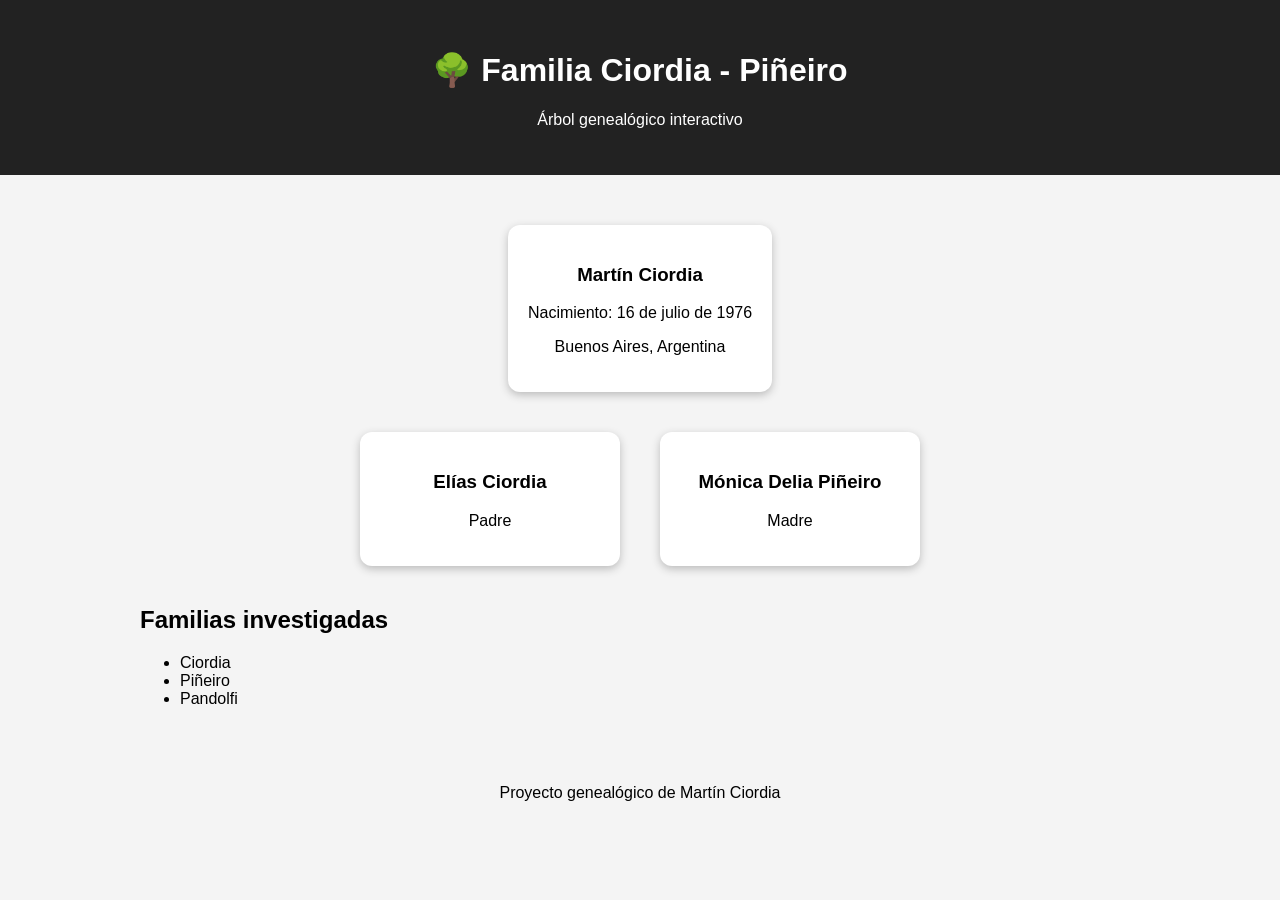
<file: index.html>
<!DOCTYPE html>

<html lang="es">

<head>

<meta charset="UTF-8">

<title>
Árbol Genealógico Ciordia
</title>

<link rel="stylesheet" href="style.css">

</head>


<body>


<header>

<h1>
🌳 Familia Ciordia - Piñeiro
</h1>

<p>
Árbol genealógico interactivo
</p>

</header>



<main>

<div id="arbol"></div>


<section>

<h2>
Familias investigadas
</h2>


<ul>

<li>Ciordia</li>
<li>Piñeiro</li>
<li>Pandolfi</li>

</ul>

</section>


</main>



<footer>

Proyecto genealógico de Martín Ciordia

</footer>



<script src="datos.js"></script>

<script src="arbol.js"></script>


</body>

</html>
</file>
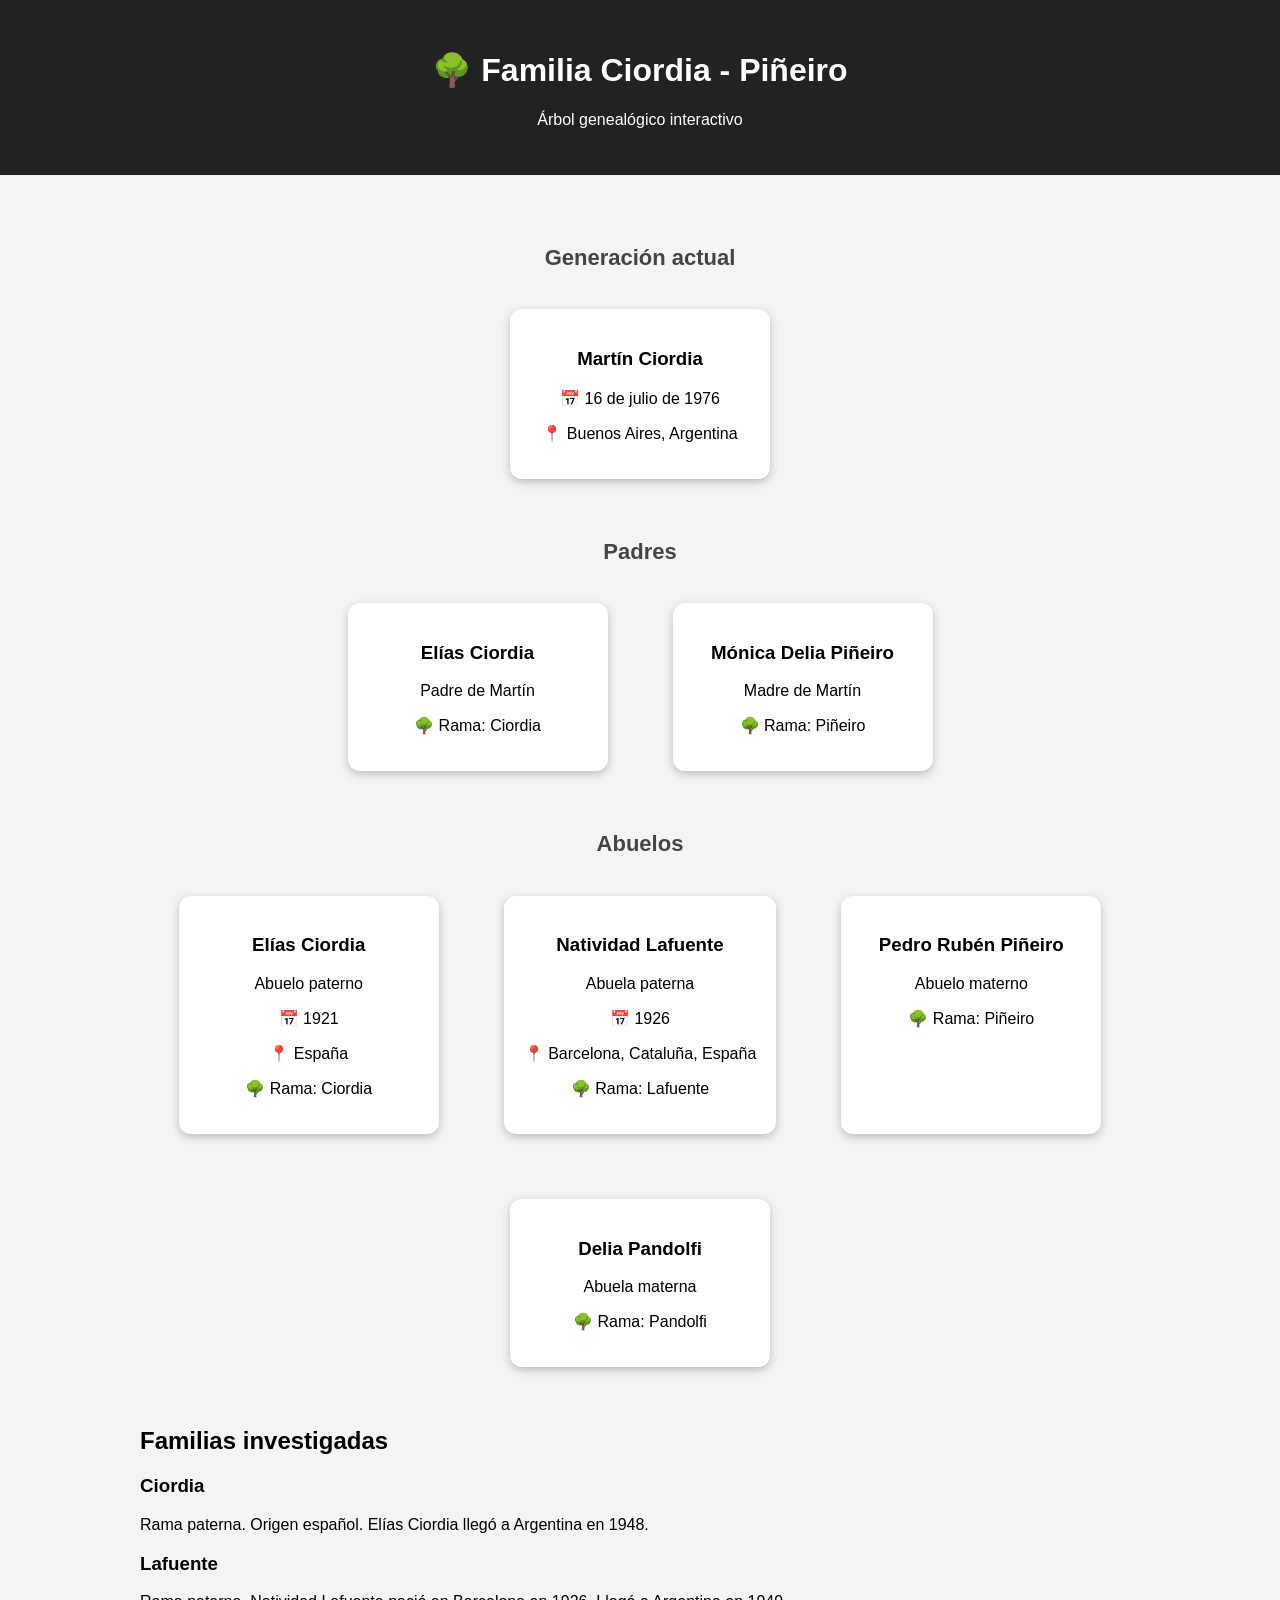
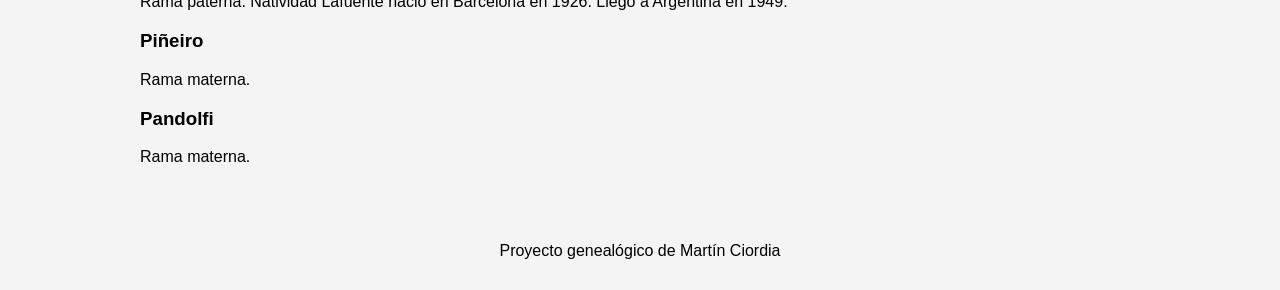
<file: docs/index.html>
<!DOCTYPE html>

<html lang="es">

<head>

<meta charset="UTF-8">

<title>
Árbol Genealógico Ciordia
</title>

<link rel="stylesheet" href="style.css">

</head>


<body>


<header>

<h1>
🌳 Familia Ciordia - Piñeiro
</h1>

<p>
Árbol genealógico interactivo
</p>

</header>



<main>

<div id="arbol"></div>


<section>

<h2>
Familias investigadas
</h2>

<div class="familias">

<div>
<h3>Ciordia</h3>
<p>
Rama paterna. Origen español. 
Elías Ciordia llegó a Argentina en 1948.
</p>
</div>


<div>
<h3>Lafuente</h3>
<p>
Rama paterna. Natividad Lafuente nació en Barcelona en 1926.
Llegó a Argentina en 1949.
</p>
</div>


<div>
<h3>Piñeiro</h3>
<p>
Rama materna.
</p>
</div>


<div>
<h3>Pandolfi</h3>
<p>
Rama materna.
</p>
</div>

</div>

</section>


</main>



<footer>

Proyecto genealógico de Martín Ciordia

</footer>



<script src="datos.js"></script>

<script src="ficha.js"></script>

<script src="arbol.js"></script>


</body>

</html>
</file>
<file: style.css>
body{

font-family:Arial;
background:#f4f4f4;
margin:0;

}


header{

background:#222;
color:white;
text-align:center;
padding:30px;

}


main{

max-width:1000px;
margin:auto;
padding:30px;

}


#arbol{

text-align:center;

}


.persona{

display:inline-block;
background:white;
margin:20px;
padding:20px;
min-width:220px;
border-radius:12px;
cursor:pointer;
box-shadow:0 3px 8px #bbb;

}


.persona:hover{

transform:scale(1.05);

}


.ramas{

display:flex;
justify-content:center;
flex-wrap:wrap;

}


footer{

text-align:center;
padding:30px;

}
</file>
<file: docs/style.css>
body{

font-family:Arial;
background:#f4f4f4;
margin:0;

}


header{

background:#222;
color:white;
text-align:center;
padding:30px;

}


main{

max-width:1000px;
margin:auto;
padding:30px;

}


#arbol{

text-align:center;

}


.persona{

display:inline-block;
background:white;
margin:20px;
padding:20px;
min-width:220px;
border-radius:12px;
cursor:pointer;
box-shadow:0 3px 8px #bbb;

}


.persona:hover{

transform:scale(1.05);

}


.ramas{

display:flex;
justify-content:center;
flex-wrap:wrap;

}


footer{

text-align:center;
padding:30px;

}

.generacion{

margin:40px 0;
text-align:center;

}


.generacion h2{

font-size:22px;
color:#444;

}


.ramas{

display:flex;
justify-content:center;
gap:25px;
flex-wrap:wrap;

}


.persona{

transition:0.2s;

}


.persona:hover{

cursor:pointer;
transform:translateY(-5px);

}

button{

padding:8px 15px;
border-radius:8px;
border:none;
cursor:pointer;

}
</file>
